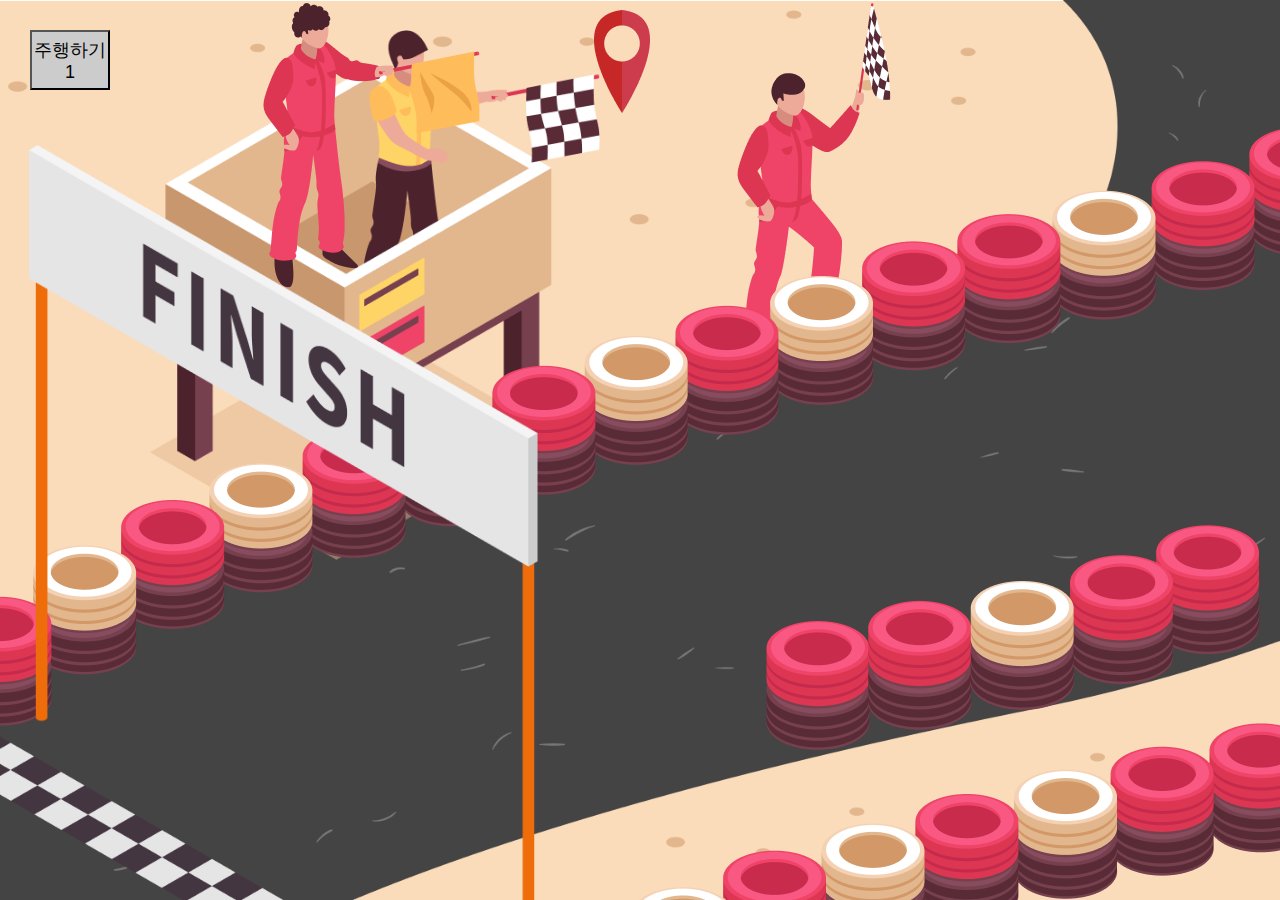
<file: ani/index.html>
<!DOCTYPE html>
<html lang="ko">

<head>
    <meta charset="UTF-8">
    <meta name="viewport" content="width=device-width, initial-scale=1.0">
    <title>Cart</title>
    <link rel="stylesheet" href="css/common.css">
    <link rel="stylesheet" href="css/index.css">
    <link rel="icon" href="img/favicon.ico">
    <script src="https://code.jquery.com/jquery-3.7.1.min.js"
        integrity="sha256-/JqT3SQfawRcv/BIHPThkBvs0OEvtFFmqPF/lYI/Cxo=" crossorigin="anonymous"></script>
    <script src="js/main.js"></script>

</head>

<body>
    <div class="x_y">
        <h1>mousemove</h1>
        <p>X : <span class="posX">0</span>px</p>
        <p>Y : <span class="posY">0</span>px</p>
    </div><!-- /.x_y -->
    <div class="wrap">
        <div class=" wrap1">
            <button type="button" class="wrap1_btn on">주행하기1</button>
            <!--            <button type="button" class="wrap1_btn"><p>주행하기2</p></button>
            <button type="button" class="wrap1_btn"><p>주행하기3</p></button> -->
        </div>
        <article class="tire">
            <img src="img/tire.png" alt="타이어">
            <img src="img/tire1.png" alt="타이어1">
            <img src="img/tire2.png" alt="타이어2">
            <img src="img/tire3.png" alt="타이어3">
            <img src="img/tire4.png" alt="타이어4">
            <img src="img/tire5.png" alt="타이어5">
        </article>

        <article class="cart">
            <img src="img/1st.png" alt="1등차">
            <img src="img/2st.png" alt="2등차">
            <img src="img/3st.png" alt="3등차">
            <img src="img/bang.png" alt="터지는효과사진" class="bang">
        </article>


        <article class="people">
            <img src="img/people_1.png" alt="심판">
            <img src="img/people2.png" alt="사람2">
            <img src="img/people3.png" alt="사람3">
        </article>

        <!-- <article class="table">
            <img src="img/table.png" alt="">
        </article> -->
        <div class="finishflag">
            <img src="img/finishflag.png" alt="피니쉬라인">
            <img src="img/pang.png" alt="결승선팡파레">
        </div><!-- /.finishflag -->

        <article class="point">
            <img src="img/point.png" alt="안내아이콘">
            <div class="p_txtbox">
                <div class="p_txt">
                    <h2>주행팁!</h2>
                    <p>추월의 기본은 브레이크 타이밍을 조금 더 늦게
                        잡고 인코스로 파고들어 상대의 라인을 무너뜨리는것인데,<br>
                        상대는 바깥으로 크게 돌도록 만들고,
                        인코스로 짧게 돌고 탈출/재가속을 빠르게
                        치고나가는것이다.</p>
                    <button type="button" class="p_txt_btn">닫기</button>
                </div><!-- /.p_txt -->
            </div>
        </article>
        <div class="next_btn">
            <a href="sub.html"><button><img src="img/next.png" alt="nextpage_btn"></button></a>
        </div>
    </div><!-- /.wrap -->
</body>

</html>
</file>
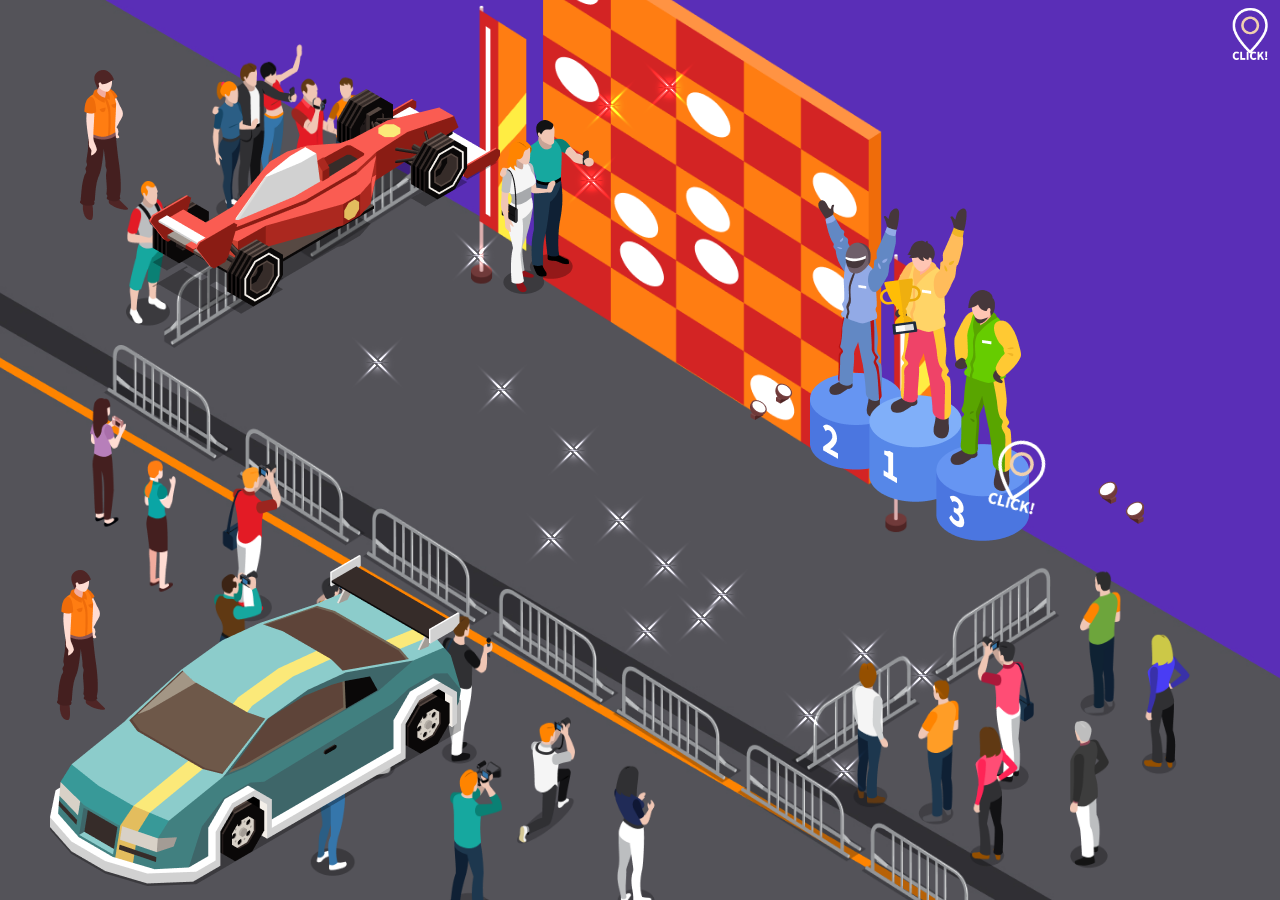
<file: ani/sub.html>
<!DOCTYPE html>
<html lang="ko">
<head>
    <meta charset="UTF-8">
    <meta name="viewport" content="width=device-width, initial-scale=1.0">
    <title>animation2</title>
    <link rel="stylesheet" href="css/sub.css">
    <link rel="icon" href="img/favicon.ico">
    <script src="https://code.jquery.com/jquery-3.7.1.min.js"
        integrity="sha256-/JqT3SQfawRcv/BIHPThkBvs0OEvtFFmqPF/lYI/Cxo=" crossorigin="anonymous"></script>
    <script src="js/sub.js"></script>
</head>
<body>
    <div class="wrap">
        
        <div class="wrap_img"></div>
        
    <div class="couple">
    <img src="img/couple.png" alt="커플이미지">
    </div>
    <div class="sub1">
        <img src="img/sub1.png" alt="배경이미지">
    </div>
    <div class="flash">
        <img src="img/f_b.png" alt="플레시하단">
        <img src="img/f_l.png" alt="플레시왼쪽">
        <img src="img/f_r.png" alt="플레시오른쪽">
    </div>

    <div class="f1_car">
        <img src="img/f1.png" alt="">
        <div class="f1_txtbox">
            <p>F1(포뮬러 1)은 FIA 주관의 최고 수준 모터스포츠로,<br> 첨단 기술과 드라이버들이 세계 각지에서 경쟁하는 대회이며<br> 속도, 전략 엔지니어링의 정점을 보여주는 모터스포츠입니다.
                <button type="button">닫기</button>
            </p>
        </div>
    </div>

    <div class="racing_car">
        <img src="img/car1.png" alt="">
        <div class="racing_txtbox">
            <p>레이싱카는 경주를 위해 설계된 고성능 차량으로, 속도, 안정성, 공기역학 등이 최적화되어 있습니다. 일반 차량과 달리 가벼운 차체, 강력한 엔진, 특수 타이어를 사용하며, 특정 레이싱 규정에 맞춰 제작됩니다.
                <button type="button">닫기</button>
            </p>
        </div>
    </div>

    <div class="group">
        <img src="img/group1.png" alt="">
    </div>

    <div class="person click">
        <img src="img/person.png" alt="">
        <img src="img/breath_2_.png" alt="">
        
    </div>
    <div class="mouse">
        <img src="img/point1.gif" alt="">
    </div>

    <div class="lifgt">
        <div class="left">
            <img src="img/left_l.png" alt="">
            <img src="img/left_lon.png" alt="">
        </div>
        <div class="right">
            <img src="img/right_l.png" alt="">
            <img src="img/right_lon.png" alt="">
        </div>
    </div>
   
    
</div><!-- /.wrap -->
</body>
</html>
</file>
<file: ani/css/common.css>
@charset "utf-8";

* {
    margin: 0;
    padding: 0;
}

.wrap {
    width: 100%;
    height: 100%;
    position: fixed;
    left: 0;
    top: 0;
    background: url(../img/bg.png) center bottom/cover;
    z-index: -2;
 
}
</file>
<file: ani/css/index.css>
@charset "utf-8";
*{
    margin: 0;
    padding: 0;
}
.next_btn button{
    position: absolute;
    right: 0;
    bottom: 0;
    background: none;
    border: 0;
    z-index: 10;
    cursor: pointer;
    display: none;
}
.next_btn button.on{
    display: block;
}
.x_y{
    position: absolute;
    left: 50px;
    top: 50px;
    z-index: 100;
    width: 150px;
    height: 150px;
    background: #fff;
    display: none;
}
.wrap1 .wrap1_btn{
    cursor: pointer;
    position: absolute;
    left: 30px;
    top: 30px;
    z-index: 10;
    width: 80px;
    height: 60px;
    font-size: 18px;
    background: #ccc;
    display: none;
}
.wrap1 .wrap1_btn.on{
    display: block;
}


article.tire img:nth-child(1) {
    position: absolute;
    left: 0;
    top: -125px;
}

article.tire img:nth-child(2) {
    position: absolute;
    right: 410px;
    bottom: 150px;

}
article.tire.on img:nth-child(2){
    animation: tire2 1s linear forwards;
}
@keyframes tire2{
    0%{ right: 410px;
        bottom: 150px;
    }
    25%{
        right: 420px;
        bottom: 125px;
    }
    50%{ 
        transform: rotate(-45deg);
        right: 430px;
        bottom: 100px;
    }
    75%{ 
        transform: rotate(-90deg);
        right: 470px;
        bottom: 50px;
    }
    100%{ 
        transform: rotate(180deg);
        right: 550px;
        bottom: -150px;
    }
}

article.tire img:nth-child(3) {
 position: absolute;
    right: 308px;
    bottom: 170px;

}
article.tire.on img:nth-child(3){
    animation: tire3 1s linear forwards;
}
@keyframes tire3{
    0%{ right: 308px;
        bottom: 170px;
    }
    25%{
       transform: rotate(-25deg);
        right: 310px;
        bottom: 150px;
    }
    50%{ 
       transform: rotate(-45deg);
        right: 330px;
        bottom: 100px;
    }
    75%{ 
        transform: rotate(-90deg);
        right: 350px;
        bottom: 50px;
    }
    100%{ 
        transform: rotate(-210deg);
        right: 380px;
        bottom: -50px;
    }
}

article.tire img:nth-child(4) {
    position: absolute;
    right: 206px;
    bottom: 190px;
    z-index: 3;


}
article.tire.on img:nth-child(4) {
    animation: tire4 1s linear forwards;
}
@keyframes tire4{
    0%{ right: 206px;
        bottom: 190px;
    }
    25%{
       transform: rotate(25deg);
        right: 210px;
        bottom: 150px;
    }
    50%{ 
       transform: rotate(45deg);
        right: 210px;
        bottom: 100px;
    }
    75%{ 
        transform: rotate(90deg);
        right: 210px;
        bottom: 50px;
    }
    100%{ 
        transform: rotate(180deg);
        right: 205px;
        bottom: -150px;
    }
}

article.tire img:nth-child(5) {
    position: absolute;
    right: 107px;
    bottom: 215px;
    z-index: 2;
  

}
article.tire.on img:nth-child(5){
    animation: tire5 1s linear forwards;
}
@keyframes tire5{
    0%{ right: 107px;
        bottom: 215px;
    }
    25%{
       transform: rotate(-25deg);
        right: 100px;
        bottom: 150px;
    }
    50%{ 
       transform: rotate(-45deg);
        right: 95px;
        bottom: 100px;
    }
    75%{ 
        transform: rotate(-90deg);
        right: 90px;
        bottom: 50px;
    }
    100%{ 
        transform: rotate(-210deg);
        right: 85px;
        bottom: -50px;
    }
}

article.tire img:nth-child(6) {
    position: absolute;
    right: 20px;
    bottom: 245px;
    z-index: 1;


}
article.tire.on img:nth-child(6){
    animation: tire6 1s linear forwards;
}
@keyframes tire6{
    0%{ right: 20px;
        bottom: 245px;
    }
    25%{
       transform: rotate(-25deg);
        right: 10px;
        bottom: 200px;
    }
    50%{ 
       transform: rotate(-45deg);
        right: 5px;
        bottom: 150px;
    }
    75%{ 
        transform: rotate(90deg);
        right: 0;
        bottom: 75px;
    }
    100%{ 
        transform: rotate(280deg);
        right: -50px;
        bottom: -80px;
    }
}
/* 카트 */
article.cart img:nth-child(1){
    position: absolute;
    right: 90px;
    top: -300px;
    z-index: 1;
}

article.cart.on img:nth-child(1){
    animation: cartAni1 1s  linear  forwards;
 
    /* animation: cartAni1_2 1.5s linear ; */
}

article.cart.on1 img:nth-child(1){
    animation: cartAni1_2 1.5s linear ;
   
}

@keyframes cartAni1 {
    0% {
        right: 90px;
        top: -300px;
    }

    25%{right: 100px;
        top: -100px;
    }

    50% {
        right:150px;
        top: 90px;
    }
     75%{
        right: 300px;
        top: 150px;
    }
     100% {
       right:550px;
       top: 300px;
    }   
}
@keyframes cartAni1_2 {
    
     0% {
       right:550px;
       top: 300px;
    }   

    25%{
        right:850px;
        top: 350px;
    }

    50%{
        right: 1000px;
        top: 450px;
    }

    75%{
        right: 1250px;
        top: 550px;
    }

    100%{
        right: 1900px;
        top: 800px;
    }
}
article.cart img:nth-child(2){
    position: absolute;
    right: 10px;
    top: -300px;
}

article.cart.on img:nth-child(2){
    animation: cartAni2 2s  linear  forwards;
}

article.cart.on1 img:nth-child(2){
    animation: cartAni2_2 2s  linear  forwards;

}

@keyframes cartAni2 {
    0% {
        right: -50px;
        top: -300px;
    }


    50% {
        right:-10px;
        top: 90px;
    }
 

    100%{
        right: 300px;
        top: 150px;
    }
     /* 100% {
       right:350px;
       top: 300px;
    }  */
}

@keyframes cartAni2_2 {
    0%{
        right: 300px;
        top: 150px;
    }

    25%{
        right: 500px;
        top: 350px;
    }
    50%{
        right: 700px;
        top: 450px;
    }
    75%{
        right: 1100px;
        top: 500px;
    }

    100%{
        right: 1900px;
        top: 800px;
    }
   
}


article.cart img:nth-child(3){
    position: absolute;
    right: 10px;
    top: -300px;
}

article.cart.on2 img:nth-child(3){
    animation: cartAni3 1.5s  linear  forwards;

}

article.cart .bang{
    position: absolute;
    right: 10px;
    top: 450px;
    z-index: 10;
    opacity: 0;

}

article.cart .bang.on{
   animation: bangAni 0.3s;
 
}
@keyframes bangAni {
    0%{   opacity: 0; transform: scale(1); }
    100%{   transform: scale(1.5); opacity: 1;}
}

@keyframes cartAni3{
    0%{
        transform: rotate(0deg);

        right: 10px;
        top: -300px;
    }

    25%{
        transform: rotate(0deg);

        right: 100px;
        top: 100px;
    }
    50%{
        transform: rotate(0deg);

        right: 150px;
        top: 330px;
    }
    65%{
        transform: rotate(80deg);

        right: 150px;
        top: 450px;
    }
    100%{
        transform: rotate(260deg);
        right: 150px;
        top: 450px;
    }
 
}
/* 카트 */

/* 사람들 */
article.table img{
    position: absolute;
    top: 40px;
    left: 150px;
    width: 380px;
    z-index: -1;
}
article.people img:nth-child(1){
    position: absolute;
    top: 30px;
    left: 150px;
    z-index: -1;
    width: 450px;
}
article.people img:nth-child(2){
    position: absolute;
    left: 730px;
    top: 3px;
    z-index: -1;
}
article.people img:nth-child(3){
    position: absolute;
    right: 800px;
    top: 3px;
    z-index: -1;
}
/* 사람들 */
.finishflag img:nth-child(1){
    position: absolute;
    z-index: 1;
    top: 145px;
    left: 28px;
    width: 510px;
}

.finishflag img:nth-child(2){
    position: absolute;
    z-index: 0;
    top: 350px;
    left: 30px;
    opacity: 0;
   
}
.finishflag.on img:nth-child(2){
 animation: pangAni 3s 1.5s linear ;
}
@keyframes pangAni {
    0%{transform: translateY(0);opacity: 0;}
    50%{transform: translateY(150px);opacity: 1;}
    100%{transform: translateY(300px);opacity: 1;}
}

article.point img{
    position: absolute;
    right: 630px;
    top: 10px;
    animation: point 2s infinite linear alternate;
    cursor: pointer;
}

@keyframes point {
      0% {transform: translate(0,0); }
      25% {}
      50%{transform: translate(0,10px);}
      75% {}
      100% {transform: translate(0,0); }
}


article.point .p_txt{
    width: 800px;
    height: 280px;
    background: #fff;
    position: absolute;
    left: 50%;
    top: 50%;
    transform: translate(-50%, -50%);
    border-radius: 10px;
    display: flex;
    justify-content: center;
    display: none;
    z-index: 11;
    flex-direction: column;
    align-items: center;
}

article.point .p_txt h2{
    font-size: 40px;
    margin-bottom: 15px;
    margin-top: 15px;
}
article.point .p_txt p {
    font-size: 25px;
    font-weight: 500;
    padding: 0 30px;
    margin-bottom: 15px;

}

article.point .p_txt .p_txt_btn{
    width: 50px;
    height: 30px;
    margin-bottom: 10px;
    cursor: pointer;
}
</file>
<file: ani/css/sub.css>
@charset "utf-8";

.wrap {
    width: 100%;
    height: 100%;
    position: fixed;
    left: 0;
    top: 0;
    z-index: -2;
    /* transform: translate(-50%,-50%); */
}

.click::after{
    content: '';
    width: 60px; height: 60px;
    background-size: 100%;
    background-image: url(../img/point1.gif);
    position: absolute;
    right: 0; top: 0;
}
.x_y {
    display: flex;
    left: 0;
    top: 0;
    width: 300px;
}

.wrap .wrap_img {
    width: 100%;
    height: 100%;
    position: fixed;
    background: url(../img/sub.jpg) center center/cover;
    /* transform: translate(-50%,-50%); */
}

.wrap .couple img {
    position: absolute;
    top: 120px;
    left: 500px;
    z-index: 1;
}

.wrap .sub1 img {
    position: absolute;
    left: 50%;
    top: 50%;
    transform: translate(-50%, -50%);
    width: 1100px;
    height: 980px;
}

.wrap .flash img {
    mix-blend-mode: color-dodge;
}

.wrap .flash img:nth-child(1) {
    position: absolute;
    left: 350px;
    bottom: 100px;
}

.wrap .flash img:nth-child(2) {
    position: absolute;
    top: 60px;
    left: 450px;
}

.wrap .flash img:nth-child(3) {
    position: absolute;
    right: 550px;
    bottom: 240px;
}

.f1_car {
    position: absolute;
    left: 80px;
    top: 70px;
    cursor: pointer;
}

.f1_car .f1_txtbox{
    width: 450px;
    height: 150px;
    background: #fff;
    position: absolute;
    left: -50px;
    top: 0;
    display: none;
    border-radius: 20px;
    font-weight: bold;
}

.f1_car .f1_txtbox p{
    width: 90%;
    margin: 0 auto;
    margin-top: 30px;

}

.f1_car .f1_txtbox button{
    width: 50px;
    height: 20px;
    position: absolute;
    left: 50%;
    bottom: 10px;
    transform: translateX(-50%);
    display: flex;
    align-items: center;
    justify-content: center;
    cursor: pointer;
}

.racing_car {
    position: absolute;
    left: 50px;
    bottom: 10px;
    cursor: pointer;
}

.racing_car .racing_txtbox{
    width: 450px;
    height: 150px;
    background: #fff;
    position: absolute;
    left: -30px;
    top: 0;
    display: none;
    border-radius: 20px;
    font-weight: bold;
}

.racing_car .racing_txtbox p{
    width: 90%;
    margin: 0 auto;
    margin-top: 30px;

}

.racing_car .racing_txtbox button{
    width: 50px;
    height: 20px;
    position: absolute;
    left: 50%;
    bottom: 10px;
    transform: translateX(-50%);
    display: flex;
    align-items: center;
    justify-content: center;
    cursor: pointer;

}

.group {
    position: absolute;
    left: 810px;
    top: 200px;
    z-index: 1;
}

.person img:first-child{
    position: absolute;
    left: 950px;
    top: 290px;
    z-index: 2;
    cursor: pointer;
}

.person img:nth-child(2){
    position: absolute;
    left: 945px;
    top: 315px;
    z-index: 2;
    opacity: 0;
    transition: .5s;
}

.person.on img:nth-child(2){
    animation: breath_ani 1.5s ease-out forwards;
    opacity: 1;
}

.mouse img{
    position: absolute;
    left: 980px;
    top: 430px;
    width: 80px;
    height: 80px;
    object-fit: cover;
    z-index: 10;
    transform: rotate(15deg);
}




@keyframes breath_ani {
    0% {
        opacity: 1;
        transform: translate(0, 0);
    }
    100% {
        opacity: 0;
        transform: translate(-40%, 20px); 
    }
}

.lifgt {
    cursor: pointer;
    background: #ccc;
}

.lifgt .left img {
    position: absolute;
    left: 750px;
    top: 180px;
}


.lifgt .left img:first-child{
    position: absolute;
    left: 750px;
    top: 382.5px;
}

.lifgt .left img:last-child{
    display: none;
}

/* .lifgt .left:hover img:last-child{
    display: block;
} */

.lifgt .left.on img:last-child{
    display: block;
}

.lifgt .right img {
    position: absolute;
    left: 950px;
    top: 150px;
}

.lifgt .right img:first-child{
    position: absolute;
    left: 1095.5px;
    top: 480.4px;
}
.lifgt .right img:last-child{
    display: none;
}
/* .lifgt .right:hover img:last-child{
    display: block;
} */
.lifgt .right.on img:last-child{
    display: block;
}
</file>
